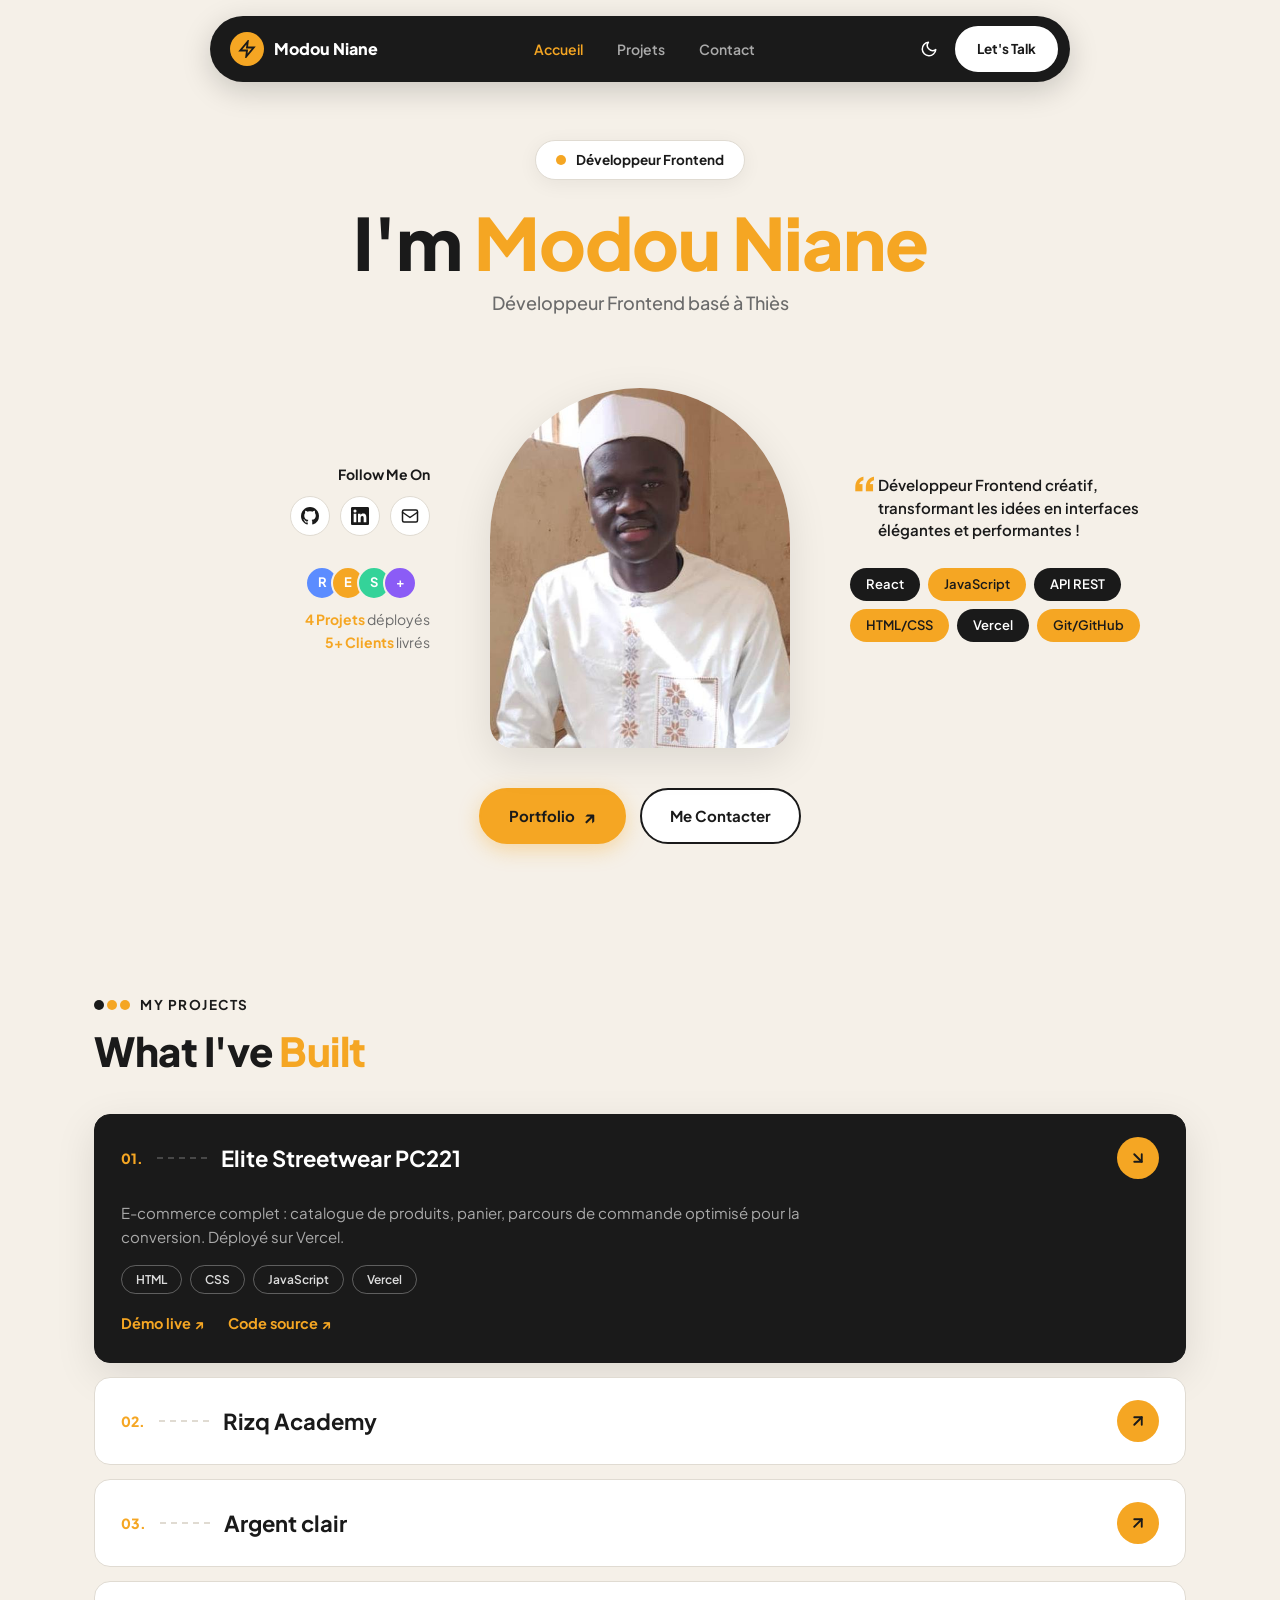
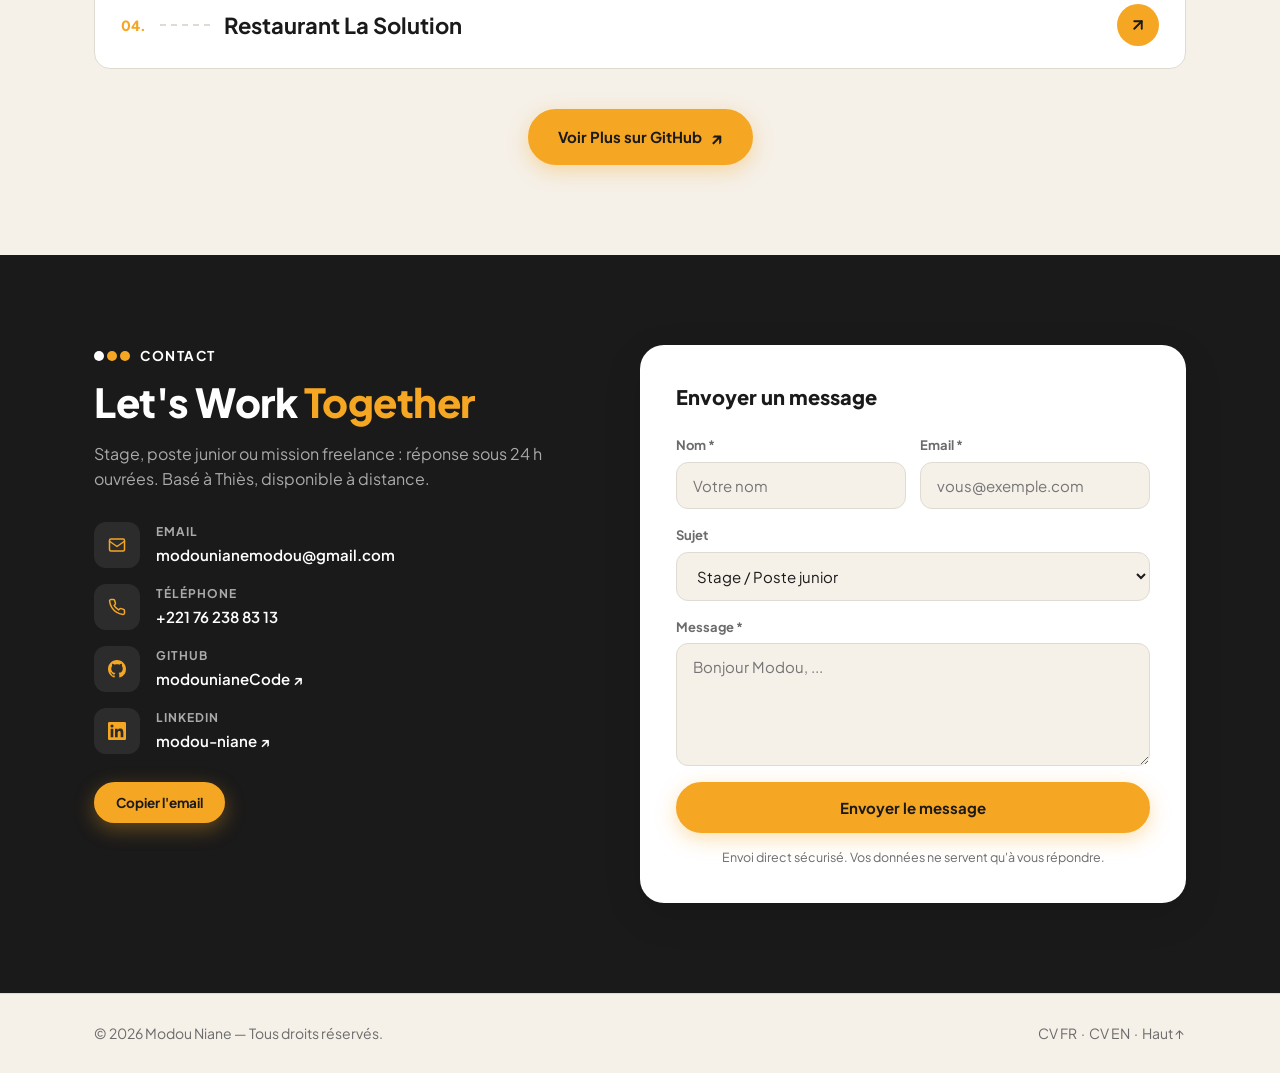
<file: index.html>
<!DOCTYPE html>
<html lang="fr">
<head>
    <meta charset="UTF-8">
    <meta name="viewport" content="width=device-width, initial-scale=1.0">
    <title>Modou Niane — Développeur Frontend | Portfolio</title>
    <meta name="description" content="Portfolio de Modou Niane, Développeur Frontend à Thiès (Remote). React, JavaScript, HTML/CSS responsive, API REST. 4 projets déployés. Téléchargez mon CV.">
    <link rel="icon" href="images/me.jpg">
    <meta property="og:title" content="Modou Niane — Développeur Frontend">
    <meta property="og:description" content="React • JavaScript • API REST • 4 projets déployés. Basé à Thiès, disponible remote.">
    <meta property="og:image" content="images/me.jpg">
    <link rel="preconnect" href="https://fonts.googleapis.com">
    <link rel="preconnect" href="https://fonts.gstatic.com" crossorigin>
    <link href="https://fonts.googleapis.com/css2?family=Plus+Jakarta+Sans:wght@400;500;600;700;800&display=swap" rel="stylesheet">
    <link rel="stylesheet" href="style.css">
</head>
<body>
    <!-- NAVBAR FLOTTANTE -->
    <div class="nav-wrap">
        <nav class="nav-pill" id="top">
            <a href="#accueil" class="nav-logo" aria-label="Retour en haut">
                <span class="logo-circle">
                    <svg width="18" height="18" viewBox="0 0 24 24" fill="none" stroke="currentColor" stroke-width="2.5" stroke-linecap="round"><path d="M13 2L3 14h9l-1 8 10-12h-9l1-8z"/></svg>
                </span>
                <span class="logo-text">Modou Niane<span class="logo-dot"></span></span>
            </a>
            <div class="nav-links" id="navLinks">
                <a href="#accueil" class="active">Accueil</a>
                <a href="#projets">Projets</a>
                <a href="#contact">Contact</a>
            </div>
            <div class="nav-actions">
                <button class="theme-toggle" id="themeToggle" aria-label="Basculer le thème clair ou sombre">
                    <svg class="icon-moon" width="18" height="18" viewBox="0 0 24 24" fill="none" stroke="currentColor" stroke-width="2" stroke-linecap="round" stroke-linejoin="round"><path d="M21 12.79A9 9 0 1111.21 3 7 7 0 0021 12.79z"/></svg>
                    <svg class="icon-sun" width="18" height="18" viewBox="0 0 24 24" fill="none" stroke="currentColor" stroke-width="2" stroke-linecap="round" stroke-linejoin="round"><circle cx="12" cy="12" r="5"/><line x1="12" y1="1" x2="12" y2="3"/><line x1="12" y1="21" x2="12" y2="23"/><line x1="4.22" y1="4.22" x2="5.64" y2="5.64"/><line x1="18.36" y1="18.36" x2="19.78" y2="19.78"/><line x1="1" y1="12" x2="3" y2="12"/><line x1="21" y1="12" x2="23" y2="12"/><line x1="4.22" y1="19.78" x2="5.64" y2="18.36"/><line x1="18.36" y1="5.64" x2="19.78" y2="4.22"/></svg>
                </button>
                <a href="#contact" class="btn btn-light btn-sm nav-cta">Let's Talk</a>
                <button class="burger" id="burger" aria-label="Ouvrir le menu" aria-expanded="false">
                    <span></span><span></span><span></span>
                </button>
            </div>
        </nav>
    </div>

    <main>
        <!-- HERO -->
        <section id="accueil" class="hero">
            <div class="container">
                <div class="hero-header">
                    <div class="hero-badge">
                        <span class="badge-dot"></span>
                        Développeur Frontend
                    </div>
                    <h1 class="hero-title">I'm <span class="accent-text">Modou Niane</span></h1>
                    <p class="hero-sub">Développeur Frontend basé à Thiès</p>
                </div>

                <div class="hero-layout">
                    <!-- Colonne gauche -->
                    <div class="hero-left">
                        <div class="hero-social">
                            <p class="social-label">Follow Me On</p>
                            <div class="social-icons">
                                <a href="https://github.com/modounianeCode" target="_blank" rel="noopener" aria-label="GitHub">
                                    <svg width="18" height="18" viewBox="0 0 24 24" fill="currentColor"><path d="M12 0C5.37 0 0 5.37 0 12c0 5.31 3.435 9.795 8.205 11.385.6.105.825-.255.825-.57 0-.285-.015-1.23-.015-2.235-3.015.555-3.795-.735-4.035-1.41-.135-.345-.72-1.41-1.23-1.695-.42-.225-1.02-.78-.015-.795.945-.015 1.62.87 1.845 1.23 1.08 1.815 2.805 1.305 3.495.99.105-.78.42-1.305.765-1.605-2.67-.3-5.46-1.335-5.46-5.925 0-1.305.465-2.385 1.23-3.225-.12-.3-.54-1.53.12-3.18 0 0 1.005-.315 3.3 1.23.96-.27 1.98-.405 3-.405s2.04.135 3 .405c2.295-1.56 3.3-1.23 3.3-1.23.66 1.65.24 2.88.12 3.18.765.84 1.23 1.905 1.23 3.225 0 4.605-2.805 5.625-5.475 5.925.435.375.81 1.095.81 2.22 0 1.605-.015 2.895-.015 3.3 0 .315.225.69.825.57A12.02 12.02 0 0024 12c0-6.63-5.37-12-12-12z"/></svg>
                                </a>
                                <a href="https://www.linkedin.com/in/modou-niane" target="_blank" rel="noopener" aria-label="LinkedIn">
                                    <svg width="18" height="18" viewBox="0 0 24 24" fill="currentColor"><path d="M20.447 20.452h-3.554v-5.569c0-1.328-.027-3.037-1.852-3.037-1.853 0-2.136 1.445-2.136 2.939v5.667H9.351V9h3.414v1.561h.046c.477-.9 1.637-1.85 3.37-1.85 3.601 0 4.267 2.37 4.267 5.455v6.286zM5.337 7.433a2.062 2.062 0 01-2.063-2.065 2.064 2.064 0 112.063 2.065zm1.782 13.019H3.555V9h3.564v11.452zM22.225 0H1.771C.792 0 0 .774 0 1.729v20.542C0 23.227.792 24 1.771 24h20.451C23.2 24 24 23.227 24 22.271V1.729C24 .774 23.2 0 22.222 0h.003z"/></svg>
                                </a>
                                <a href="mailto:modounianemodou@gmail.com" aria-label="Email">
                                    <svg width="18" height="18" viewBox="0 0 24 24" fill="none" stroke="currentColor" stroke-width="2" stroke-linecap="round" stroke-linejoin="round"><rect x="2" y="4" width="20" height="16" rx="2"/><path d="M22 7l-10 7L2 7"/></svg>
                                </a>
                            </div>
                        </div>
                        <div class="hero-stats">
                            <div class="stats-avatars" aria-hidden="true">
                                <span class="avatar" style="background:#5b8cff;">R</span>
                                <span class="avatar" style="background:#f5a623;">E</span>
                                <span class="avatar" style="background:#34d399;">S</span>
                                <span class="avatar" style="background:#8b5cf6;">+</span>
                            </div>
                            <p class="stats-text"><strong class="accent-text"><span class="counter" data-target="4">0</span> Projets</strong> déployés</p>
                            <p class="stats-text"><strong class="accent-text"><span class="counter" data-target="5">0</span>+ Clients</strong> livrés</p>
                        </div>
                    </div>

                    <!-- Photo centrale -->
                    <div class="hero-photo">
                        <!-- <div class="rotating-badge" aria-hidden="true">
                            <svg viewBox="0 0 100 100">
                                <defs>
                                    <path id="textCircle" d="M 50,50 m -38,0 a 38,38 0 1,1 76,0 a 38,38 0 1,1 -76,0"/>
                                </defs>
                                <text>
                                    <textPath href="#textCircle">DISPONIBLE &bull; FREELANCE &bull; DISPONIBLE &bull; FREELANCE &bull; </textPath>
                                </text>
                            </svg>
                            <span class="badge-center">
                                <svg width="16" height="16" viewBox="0 0 24 24" fill="currentColor"><path d="M13 2L3 14h9l-1 8 10-12h-9l1-8z"/></svg>
                            </span>
                        </div> -->
                        <div class="photo-frame">
                            <img src="images/me-640.jpg" srcset="images/me-320.jpg 320w, images/me-640.jpg 640w, images/me.jpg 800w" sizes="(max-width: 480px) 240px, (max-width: 960px) 300px, 340px" width="800" height="800" alt="Portrait de Modou Niane, Développeur Frontend" loading="eager" fetchpriority="high" decoding="async">
                        </div>
                    </div>

                    <!-- Colonne droite -->
                    <div class="hero-right">
                        <div class="hero-quote">
                            <span class="quote-mark" aria-hidden="true">&ldquo;</span>
                            <p>Développeur Frontend créatif, transformant les idées en interfaces élégantes et performantes&nbsp;!</p>
                        </div>
                        <div class="hero-tags">
                            <span class="tag tag-dark">React</span>
                            <span class="tag tag-accent">JavaScript</span>
                            <span class="tag tag-dark">API REST</span>
                            <span class="tag tag-accent">HTML/CSS</span>
                            <span class="tag tag-dark">Vercel</span>
                            <span class="tag tag-accent">Git/GitHub</span>
                        </div>
                    </div>
                </div>

                <div class="hero-ctas">
                    <a href="#projets" class="btn btn-accent">Portfolio <span class="btn-icon" aria-hidden="true">↗</span></a>
                    <a href="#contact" class="btn btn-outline-dark">Me Contacter</a>
                </div>
            </div>
        </section>

        <!-- MARQUEE -->
        <!-- <section class="marquee-section" aria-hidden="true">
            <div class="marquee-track">
                <div class="marquee-content">
                    <span>React</span><span class="marquee-star">&#10022;</span>
                    <span>JavaScript</span><span class="marquee-star">&#10022;</span>
                    <span>API REST</span><span class="marquee-star">&#10022;</span>
                    <span>HTML/CSS</span><span class="marquee-star">&#10022;</span>
                    <span>Responsive Design</span><span class="marquee-star">&#10022;</span>
                    <span>Vercel</span><span class="marquee-star">&#10022;</span>
                    <span>Git</span><span class="marquee-star">&#10022;</span>
                    <span>Frontend</span><span class="marquee-star">&#10022;</span>
                </div>
                <div class="marquee-content">
                    <span>React</span><span class="marquee-star">&#10022;</span>
                    <span>JavaScript</span><span class="marquee-star">&#10022;</span>
                    <span>API REST</span><span class="marquee-star">&#10022;</span>
                    <span>HTML/CSS</span><span class="marquee-star">&#10022;</span>
                    <span>Responsive Design</span><span class="marquee-star">&#10022;</span>
                    <span>Vercel</span><span class="marquee-star">&#10022;</span>
                    <span>Git</span><span class="marquee-star">&#10022;</span>
                    <span>Frontend</span><span class="marquee-star">&#10022;</span>
                </div>
            </div>
        </section> -->

        <!-- PROJETS -->
        <section id="projets" class="section">
            <div class="container">
                <div class="section-header">
                    <p class="kicker"><span class="kicker-dots" aria-hidden="true"><i></i><i></i><i></i></span> My Projects</p>
                    <h2>What I've <span class="accent-text">Built</span></h2>
                </div>

                <div class="projects-list">
                    <!-- Projet 01 -->
                    <div class="project-item active">
                        <button class="project-header" aria-expanded="true">
                            <span class="project-num">01.</span>
                            <span class="project-dash" aria-hidden="true"></span>
                            <span class="project-name">Elite Streetwear PC221</span>
                            <span class="project-arrow" aria-hidden="true">
                                <svg width="18" height="18" viewBox="0 0 24 24" fill="none" stroke="currentColor" stroke-width="2.5" stroke-linecap="round" stroke-linejoin="round"><line x1="7" y1="17" x2="17" y2="7"/><polyline points="7 7 17 7 17 17"/></svg>
                            </span>
                        </button>
                        <div class="project-content">
                            <div class="project-content-inner">
                                <p>E-commerce complet : catalogue de produits, panier, parcours de commande optimisé pour la conversion. Déployé sur Vercel.</p>
                                <div class="tags">
                                    <span class="tag tag-outline">HTML</span>
                                    <span class="tag tag-outline">CSS</span>
                                    <span class="tag tag-outline">JavaScript</span>
                                    <span class="tag tag-outline">Vercel</span>
                                </div>
                                <div class="project-links">
                                    <a href="https://elitestreetwearpc221.vercel.app/" target="_blank" rel="noopener">Démo live ↗</a>
                                    <a href="https://github.com/modounianeCode/elitestreetwear-pc221" target="_blank" rel="noopener">Code source ↗</a>
                                </div>
                            </div>
                        </div>
                    </div>

                    <!-- Projet 02 -->
                    <div class="project-item">
                        <button class="project-header" aria-expanded="false">
                            <span class="project-num">02.</span>
                            <span class="project-dash" aria-hidden="true"></span>
                            <span class="project-name">Rizq Academy</span>
                            <span class="project-arrow" aria-hidden="true">
                                <svg width="18" height="18" viewBox="0 0 24 24" fill="none" stroke="currentColor" stroke-width="2.5" stroke-linecap="round" stroke-linejoin="round"><line x1="7" y1="17" x2="17" y2="7"/><polyline points="7 7 17 7 17 17"/></svg>
                            </span>
                        </button>
                        <div class="project-content">
                            <div class="project-content-inner">
                                <p>Plateforme e-learning complète : cours en ligne, authentification, tableau de bord. <del>Testée par 50 utilisateurs avec succès</del>.</p>
                                <div class="tags">
                                    <span class="tag tag-outline">React</span>
                                    <span class="tag tag-outline">API REST</span>
                                </div>
                                <div class="project-links">
                                    <a href="https://rizq-academy.vercel.app/" target="_blank" rel="noopener">Démo live ↗</a>
                                    <a href="https://github.com/modounianeCode/rizq-academy" target="_blank" rel="noopener">Code source ↗</a>
                                </div>
                            </div>
                        </div>
                    </div>

                    <!-- Projet 03 -->
                    <div class="project-item">
                        <button class="project-header" aria-expanded="false">
                            <span class="project-num">03.</span>
                            <span class="project-dash" aria-hidden="true"></span>
                            <span class="project-name">Argent clair</span>
                            <span class="project-arrow" aria-hidden="true">
                                <svg width="18" height="18" viewBox="0 0 24 24" fill="none" stroke="currentColor" stroke-width="2.5" stroke-linecap="round" stroke-linejoin="round"><line x1="7" y1="17" x2="17" y2="7"/><polyline points="7 7 17 7 17 17"/></svg>
                            </span>
                        </button>
                        <div class="project-content">
                            <div class="project-content-inner">
                                <p>Logiciel de gestion financière : suivi des dépenses, génération de rapports, synchronisation en temps réel.</p>
                                <div class="tags">
                                    <span class="tag tag-outline">React</span>
                                    <span class="tag tag-outline">Node.js</span>
                                </div>
                                <div class="project-links">
                                    <a href="https://saas-phi-hazel-60.vercel.app/dashboard" target="_blank" rel="noopener">Démo live ↗</a>
                                    <a href="https://github.com/modounianeCode/saas" target="_blank" rel="noopener">Code source ↗</a>
                                </div>
                            </div>
                        </div>
                    </div>

                    <!-- Projet 04 -->
                    <div class="project-item">
                        <button class="project-header" aria-expanded="false">
                            <span class="project-num">04.</span>
                            <span class="project-dash" aria-hidden="true"></span>
                            <span class="project-name">Restaurant La Solution</span>
                            <span class="project-arrow" aria-hidden="true">
                                <svg width="18" height="18" viewBox="0 0 24 24" fill="none" stroke="currentColor" stroke-width="2.5" stroke-linecap="round" stroke-linejoin="round"><line x1="7" y1="17" x2="17" y2="7"/><polyline points="7 7 17 7 17 17"/></svg>
                            </span>
                        </button>
                        <div class="project-content">
                            <div class="project-content-inner">
                                <p>Site vitrine pour restaurant : menu en ligne, système de réservation, design 100% responsive et élégant.</p>
                                <div class="tags">
                                    <span class="tag tag-outline">HTML</span>
                                    <span class="tag tag-outline">CSS</span>
                                    <span class="tag tag-outline">JavaScript</span>
                                    <span class="tag tag-outline">Vercel</span>
                                </div>
                                <div class="project-links">
                                    <a href="https://restaurantlasolution.vercel.app/" target="_blank" rel="noopener">Démo live ↗</a>
                                    <a href="https://github.com/modounianeCode/restaurant_la_solution" target="_blank" rel="noopener">Code source ↗</a>
                                </div>
                            </div>
                        </div>
                    </div>
                </div>

                <div class="section-cta">
                    <a href="https://github.com/modounianeCode" target="_blank" rel="noopener" class="btn btn-accent">Voir Plus sur GitHub <span class="btn-icon" aria-hidden="true">↗</span></a>
                </div>
            </div>
        </section>

        <!-- CONTACT -->
        <section id="contact" class="section section-dark">
            <div class="container">
                <div class="contact-grid">
                    <div class="contact-info">
                        <p class="kicker kicker-on-dark"><span class="kicker-dots" aria-hidden="true"><i></i><i></i><i></i></span> Contact</p>
                        <h2>Let's Work <span class="accent-text">Together</span></h2>
                        <p class="contact-sub">Stage, poste junior ou mission freelance : réponse sous 24&nbsp;h ouvrées. Basé à Thiès, disponible à distance.</p>
                        <ul class="contact-list">
                            <li>
                                <span class="contact-icon">
                                    <svg width="18" height="18" viewBox="0 0 24 24" fill="none" stroke="currentColor" stroke-width="2" stroke-linecap="round" stroke-linejoin="round"><rect x="2" y="4" width="20" height="16" rx="2"/><path d="M22 7l-10 7L2 7"/></svg>
                                </span>
                                <div>
                                    <strong>Email</strong>
                                    <a href="mailto:modounianemodou@gmail.com">modounianemodou@gmail.com</a>
                                </div>
                            </li>
                            <li>
                                <span class="contact-icon">
                                    <svg width="18" height="18" viewBox="0 0 24 24" fill="none" stroke="currentColor" stroke-width="2" stroke-linecap="round" stroke-linejoin="round"><path d="M22 16.92v3a2 2 0 01-2.18 2 19.79 19.79 0 01-8.63-3.07 19.5 19.5 0 01-6-6 19.79 19.79 0 01-3.07-8.67A2 2 0 014.11 2h3a2 2 0 012 1.72 12.84 12.84 0 00.7 2.81 2 2 0 01-.45 2.11L8.09 9.91a16 16 0 006 6l1.27-1.27a2 2 0 012.11-.45 12.84 12.84 0 002.81.7A2 2 0 0122 16.92z"/></svg>
                                </span>
                                <div>
                                    <strong>Téléphone</strong>
                                    <a href="tel:+221762388313">+221 76 238 83 13</a>
                                </div>
                            </li>
                            <li>
                                <span class="contact-icon">
                                    <svg width="18" height="18" viewBox="0 0 24 24" fill="currentColor"><path d="M12 0C5.37 0 0 5.37 0 12c0 5.31 3.435 9.795 8.205 11.385.6.105.825-.255.825-.57 0-.285-.015-1.23-.015-2.235-3.015.555-3.795-.735-4.035-1.41-.135-.345-.72-1.41-1.23-1.695-.42-.225-1.02-.78-.015-.795.945-.015 1.62.87 1.845 1.23 1.08 1.815 2.805 1.305 3.495.99.105-.78.42-1.305.765-1.605-2.67-.3-5.46-1.335-5.46-5.925 0-1.305.465-2.385 1.23-3.225-.12-.3-.54-1.53.12-3.18 0 0 1.005-.315 3.3 1.23.96-.27 1.98-.405 3-.405s2.04.135 3 .405c2.295-1.56 3.3-1.23 3.3-1.23.66 1.65.24 2.88.12 3.18.765.84 1.23 1.905 1.23 3.225 0 4.605-2.805 5.625-5.475 5.925.435.375.81 1.095.81 2.22 0 1.605-.015 2.895-.015 3.3 0 .315.225.69.825.57A12.02 12.02 0 0024 12c0-6.63-5.37-12-12-12z"/></svg>
                                </span>
                                <div>
                                    <strong>GitHub</strong>
                                    <a href="https://github.com/modounianeCode" target="_blank" rel="noopener">modounianeCode ↗</a>
                                </div>
                            </li>
                            <li>
                                <span class="contact-icon">
                                    <svg width="18" height="18" viewBox="0 0 24 24" fill="currentColor"><path d="M20.447 20.452h-3.554v-5.569c0-1.328-.027-3.037-1.852-3.037-1.853 0-2.136 1.445-2.136 2.939v5.667H9.351V9h3.414v1.561h.046c.477-.9 1.637-1.85 3.37-1.85 3.601 0 4.267 2.37 4.267 5.455v6.286zM5.337 7.433a2.062 2.062 0 01-2.063-2.065 2.064 2.064 0 112.063 2.065zm1.782 13.019H3.555V9h3.564v11.452zM22.225 0H1.771C.792 0 0 .774 0 1.729v20.542C0 23.227.792 24 1.771 24h20.451C23.2 24 24 23.227 24 22.271V1.729C24 .774 23.2 0 22.222 0h.003z"/></svg>
                                </span>
                                <div>
                                    <strong>LinkedIn</strong>
                                    <a href="https://www.linkedin.com/in/modou-niane" target="_blank" rel="noopener">modou-niane ↗</a>
                                </div>
                            </li>
                        </ul>
                        <button class="btn btn-accent btn-sm" id="copyEmail" type="button">Copier l'email</button>
                    </div>

                    <form id="contactForm" class="contact-form" novalidate>
                        <h3>Envoyer un message</h3>
                        <div class="form-row">
                            <div class="field">
                                <label for="fName">Nom *</label>
                                <input id="fName" name="name" type="text" placeholder="Votre nom" autocomplete="name" required>
                            </div>
                            <div class="field">
                                <label for="fEmail">Email *</label>
                                <input id="fEmail" name="email" type="email" placeholder="vous@exemple.com" autocomplete="email" required>
                            </div>
                        </div>
                        <div class="field">
                            <label for="fSubject">Sujet</label>
                            <select id="fSubject" name="subject">
                                <option>Stage / Poste junior</option>
                                <option>Projet freelance</option>
                                <option>Collaboration</option>
                                <option>Autre</option>
                            </select>
                        </div>
                        <div class="field">
                            <label for="fMessage">Message *</label>
                            <textarea id="fMessage" name="message" rows="5" placeholder="Bonjour Modou, ..." required></textarea>
                        </div>
                        <input type="text" name="company" id="fCompany" class="honeypot" tabindex="-1" autocomplete="off" aria-hidden="true">
                        <button type="submit" class="btn btn-accent btn-block">Envoyer le message</button>
                        <p class="hint" id="formStatus" role="status" aria-live="polite">Envoi direct sécurisé. Vos données ne servent qu'à vous répondre.</p>
                    </form>
                </div>
            </div>
        </section>
    </main>

    <footer class="footer">
        <div class="container footer-inner">
            <p>&copy; <span id="year">2026</span> Modou Niane — Tous droits réservés.</p>
            <p class="footer-links">
                <a href="cv-fr.html">CV FR</a> &middot;
                <a href="cv-en.html">CV EN</a> &middot;
                <a href="#accueil">Haut &uarr;</a>
            </p>
        </div>
    </footer>

    <script src="script.js"></script>
</body>
</html>
</file>
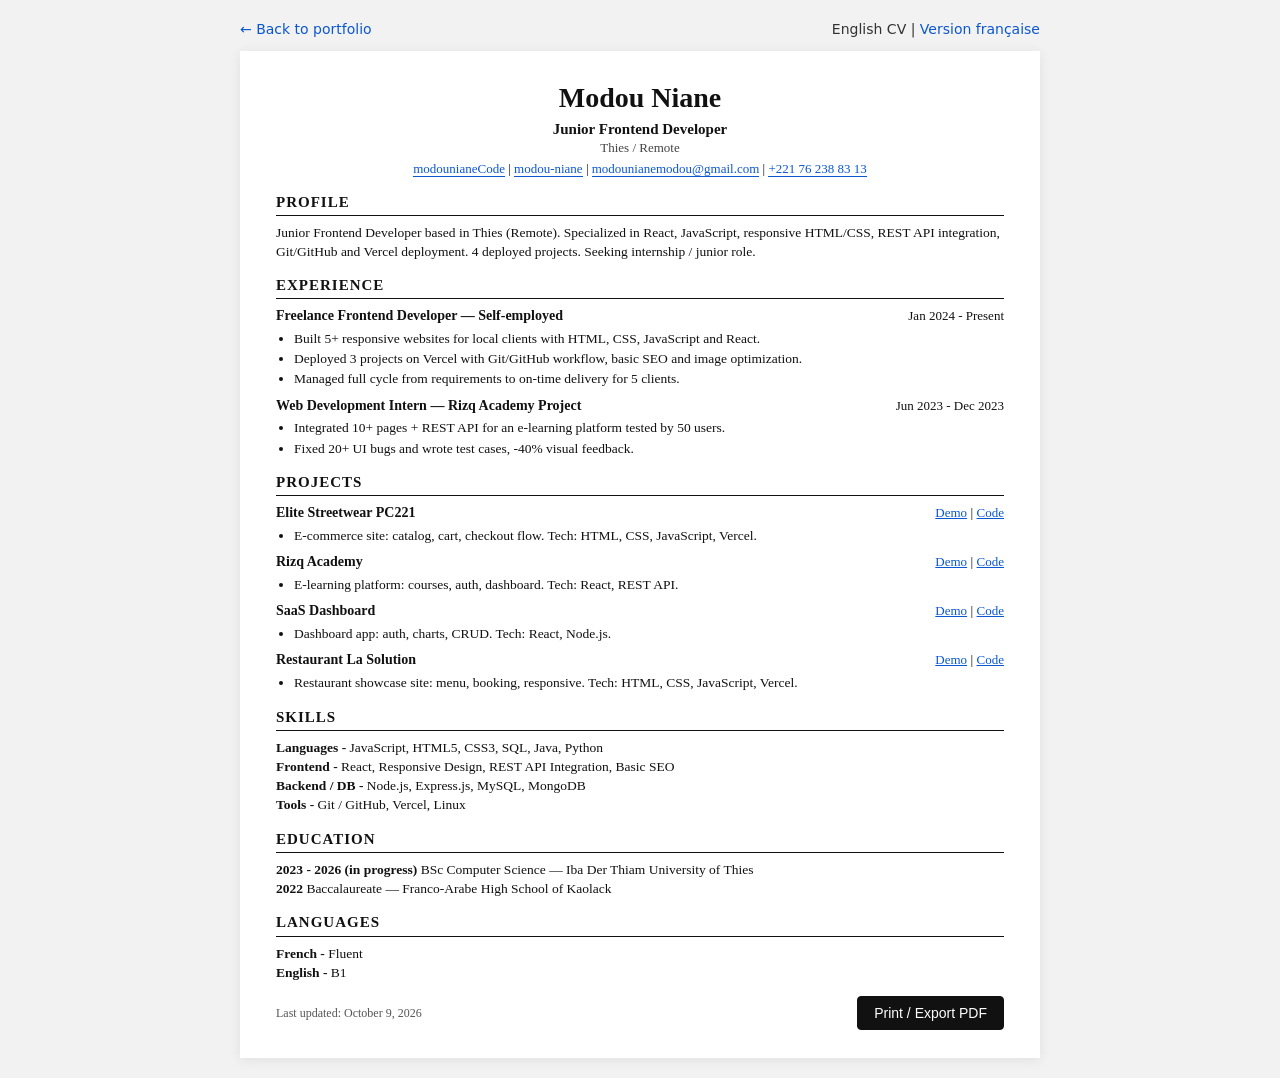
<file: cv-en.html>
<!DOCTYPE html>
<html lang="en">
<head>
    <meta charset="UTF-8">
    <meta name="viewport" content="width=device-width, initial-scale=1.0">
    <title>Modou Niane - Resume</title>
    <link rel="stylesheet" href="cv-style.css">
</head>
<body>
    <div class="cv-topbar">
        <a href="index.html">← Back to portfolio</a>
        <span>English CV | <a href="cv-fr.html">Version française</a></span>
    </div>
    <div class="page">
        <header class="header">
            <h1>Modou Niane</h1>
            <p class="title">Junior Frontend Developer</p>
            <p class="location">Thies / Remote</p>
            <p class="contact">
                <a href="https://github.com/modounianeCode" target="_blank">modounianeCode</a> |
                <a href="https://www.linkedin.com/in/modou-niane" target="_blank">modou-niane</a> |
                <a href="mailto:modounianemodou@gmail.com">modounianemodou@gmail.com</a> |
                <a href="tel:+221762388313">+221 76 238 83 13</a>
            </p>
        </header>

        <main>
            <section class="summary">
                <h2>Profile</h2>
                <p>Junior Frontend Developer based in Thies (Remote). Specialized in React, JavaScript, responsive HTML/CSS, REST API integration, Git/GitHub and Vercel deployment. 4 deployed projects. Seeking internship / junior role.</p>
            </section>

            <section>
                <h2>Experience</h2>
                <div class="job">
                    <div class="job-head">
                        <h3>Freelance Frontend Developer — Self-employed</h3>
                        <span>Jan 2024 - Present</span>
                    </div>
                    <ul>
                        <li>Built 5+ responsive websites for local clients with HTML, CSS, JavaScript and React.</li>
                        <li>Deployed 3 projects on Vercel with Git/GitHub workflow, basic SEO and image optimization.</li>
                        <li>Managed full cycle from requirements to on-time delivery for 5 clients.</li>
                    </ul>
                </div>
                <div class="job">
                    <div class="job-head">
                        <h3>Web Development Intern — Rizq Academy Project</h3>
                        <span>Jun 2023 - Dec 2023</span>
                    </div>
                    <ul>
                        <li>Integrated 10+ pages + REST API for an e-learning platform tested by 50 users.</li>
                        <li>Fixed 20+ UI bugs and wrote test cases, -40% visual feedback.</li>
                    </ul>
                </div>
            </section>

            <section>
                <h2>Projects</h2>
                <div class="project">
                    <div class="project-head">
                        <h3>Elite Streetwear PC221</h3>
                        <span><a href="https://elitestreetwearpc221.vercel.app/" target="_blank">Demo</a> | <a href="https://github.com/modounianeCode/elitestreetwear-pc221" target="_blank">Code</a></span>
                    </div>
                    <ul>
                        <li>E-commerce site: catalog, cart, checkout flow. Tech: HTML, CSS, JavaScript, Vercel.</li>
                    </ul>
                </div>
                <div class="project">
                    <div class="project-head">
                        <h3>Rizq Academy</h3>
                        <span><a href="https://rizq-academy.vercel.app/" target="_blank">Demo</a> | <a href="https://github.com/modounianeCode/rizq-academy" target="_blank">Code</a></span>
                    </div>
                    <ul>
                        <li>E-learning platform: courses, auth, dashboard. Tech: React, REST API.</li>
                    </ul>
                </div>
                <div class="project">
                    <div class="project-head">
                        <h3>SaaS Dashboard</h3>
                        <span><a href="https://saas-phi-hazel-60.vercel.app/dashboard" target="_blank">Demo</a> | <a href="https://github.com/modounianeCode/saas" target="_blank">Code</a></span>
                    </div>
                    <ul>
                        <li>Dashboard app: auth, charts, CRUD. Tech: React, Node.js.</li>
                    </ul>
                </div>
                <div class="project">
                    <div class="project-head">
                        <h3>Restaurant La Solution</h3>
                        <span><a href="https://restaurantlasolution.vercel.app/" target="_blank">Demo</a> | <a href="https://github.com/modounianeCode/restaurant_la_solution" target="_blank">Code</a></span>
                    </div>
                    <ul>
                        <li>Restaurant showcase site: menu, booking, responsive. Tech: HTML, CSS, JavaScript, Vercel.</li>
                    </ul>
                </div>
            </section>

            <section>
                <h2>Skills</h2>
                <ul class="skills">
                    <li><strong>Languages -</strong> JavaScript, HTML5, CSS3, SQL, Java, Python</li>
                    <li><strong>Frontend -</strong> React, Responsive Design, REST API Integration, Basic SEO</li>
                    <li><strong>Backend / DB -</strong> Node.js, Express.js, MySQL, MongoDB</li>
                    <li><strong>Tools -</strong> Git / GitHub, Vercel, Linux</li>
                </ul>
            </section>

            <section>
                <h2>Education</h2>
                <ul class="edu">
                    <li><strong>2023 - 2026 (in progress)</strong> BSc Computer Science — Iba Der Thiam University of Thies</li>
                    <li><strong>2022</strong> Baccalaureate — Franco-Arabe High School of Kaolack</li>
                </ul>
            </section>

            <section>
                <h2>Languages</h2>
                <ul class="edu">
                    <li><strong>French -</strong> Fluent</li>
                    <li><strong>English -</strong> B1</li>
                </ul>
            </section>

            <footer>
                <p>Last updated: October 9, 2026</p>
                <button class="print-btn" onclick="window.print()">Print / Export PDF</button>
            </footer>
        </main>
    </div>
</body>
</html>
</file>
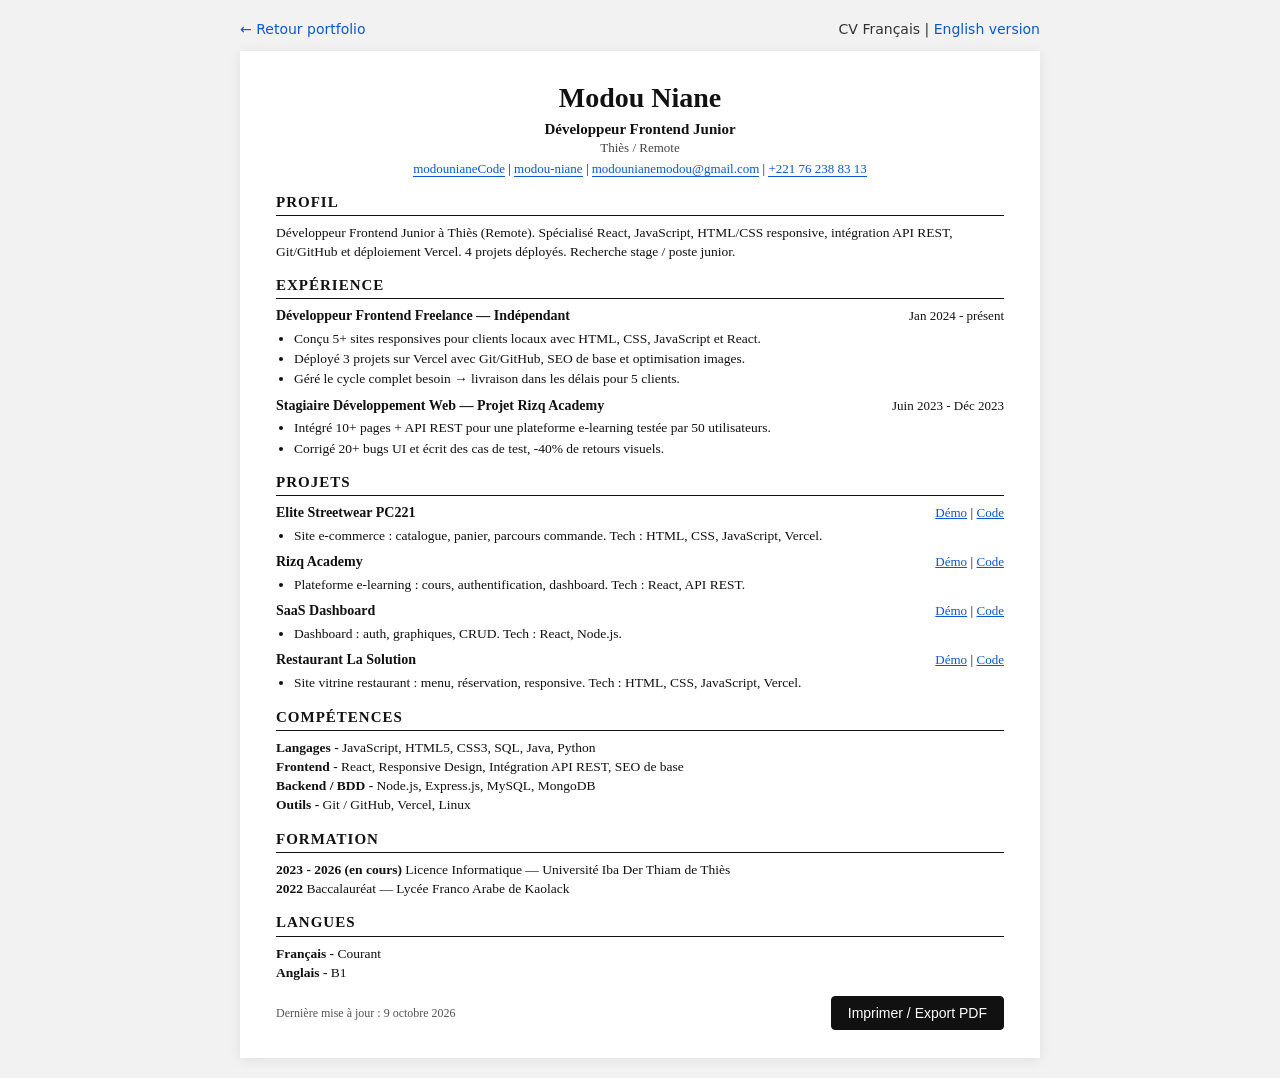
<file: cv-fr.html>
<!DOCTYPE html>
<html lang="fr">
<head>
    <meta charset="UTF-8">
    <meta name="viewport" content="width=device-width, initial-scale=1.0">
    <title>Modou Niane - CV</title>
    <link rel="stylesheet" href="cv-style.css">
</head>
<body>
    <div class="cv-topbar">
        <a href="index.html">← Retour portfolio</a>
        <span>CV Français | <a href="cv-en.html">English version</a></span>
    </div>
    <div class="page">
        <header class="header">
            <h1>Modou Niane</h1>
            <p class="title">Développeur Frontend Junior</p>
            <p class="location">Thiès / Remote</p>
            <p class="contact">
                <a href="https://github.com/modounianeCode" target="_blank">modounianeCode</a> |
                <a href="https://www.linkedin.com/in/modou-niane" target="_blank">modou-niane</a> |
                <a href="mailto:modounianemodou@gmail.com">modounianemodou@gmail.com</a> |
                <a href="tel:+221762388313">+221 76 238 83 13</a>
            </p>
        </header>

        <main>
            <section class="summary">
                <h2>Profil</h2>
                <p>Développeur Frontend Junior à Thiès (Remote). Spécialisé React, JavaScript, HTML/CSS responsive, intégration API REST, Git/GitHub et déploiement Vercel. 4 projets déployés. Recherche stage / poste junior.</p>
            </section>

            <section>
                <h2>Expérience</h2>
                <div class="job">
                    <div class="job-head">
                        <h3>Développeur Frontend Freelance — Indépendant</h3>
                        <span>Jan 2024 - présent</span>
                    </div>
                    <ul>
                        <li>Conçu 5+ sites responsives pour clients locaux avec HTML, CSS, JavaScript et React.</li>
                        <li>Déployé 3 projets sur Vercel avec Git/GitHub, SEO de base et optimisation images.</li>
                        <li>Géré le cycle complet besoin → livraison dans les délais pour 5 clients.</li>
                    </ul>
                </div>
                <div class="job">
                    <div class="job-head">
                        <h3>Stagiaire Développement Web — Projet Rizq Academy</h3>
                        <span>Juin 2023 - Déc 2023</span>
                    </div>
                    <ul>
                        <li>Intégré 10+ pages + API REST pour une plateforme e-learning testée par 50 utilisateurs.</li>
                        <li>Corrigé 20+ bugs UI et écrit des cas de test, -40% de retours visuels.</li>
                    </ul>
                </div>
            </section>

            <section>
                <h2>Projets</h2>
                <div class="project">
                    <div class="project-head">
                        <h3>Elite Streetwear PC221</h3>
                        <span><a href="https://elitestreetwearpc221.vercel.app/" target="_blank">Démo</a> | <a href="https://github.com/modounianeCode/elitestreetwear-pc221" target="_blank">Code</a></span>
                    </div>
                    <ul>
                        <li>Site e-commerce : catalogue, panier, parcours commande. Tech : HTML, CSS, JavaScript, Vercel.</li>
                    </ul>
                </div>
                <div class="project">
                    <div class="project-head">
                        <h3>Rizq Academy</h3>
                        <span><a href="https://rizq-academy.vercel.app/" target="_blank">Démo</a> | <a href="https://github.com/modounianeCode/rizq-academy" target="_blank">Code</a></span>
                    </div>
                    <ul>
                        <li>Plateforme e-learning : cours, authentification, dashboard. Tech : React, API REST.</li>
                    </ul>
                </div>
                <div class="project">
                    <div class="project-head">
                        <h3>SaaS Dashboard</h3>
                        <span><a href="https://saas-phi-hazel-60.vercel.app/dashboard" target="_blank">Démo</a> | <a href="https://github.com/modounianeCode/saas" target="_blank">Code</a></span>
                    </div>
                    <ul>
                        <li>Dashboard : auth, graphiques, CRUD. Tech : React, Node.js.</li>
                    </ul>
                </div>
                <div class="project">
                    <div class="project-head">
                        <h3>Restaurant La Solution</h3>
                        <span><a href="https://restaurantlasolution.vercel.app/" target="_blank">Démo</a> | <a href="https://github.com/modounianeCode/restaurant_la_solution" target="_blank">Code</a></span>
                    </div>
                    <ul>
                        <li>Site vitrine restaurant : menu, réservation, responsive. Tech : HTML, CSS, JavaScript, Vercel.</li>
                    </ul>
                </div>
            </section>

            <section>
                <h2>Compétences</h2>
                <ul class="skills">
                    <li><strong>Langages -</strong> JavaScript, HTML5, CSS3, SQL, Java, Python</li>
                    <li><strong>Frontend -</strong> React, Responsive Design, Intégration API REST, SEO de base</li>
                    <li><strong>Backend / BDD -</strong> Node.js, Express.js, MySQL, MongoDB</li>
                    <li><strong>Outils -</strong> Git / GitHub, Vercel, Linux</li>
                </ul>
            </section>

            <section>
                <h2>Formation</h2>
                <ul class="edu">
                    <li><strong>2023 - 2026 (en cours)</strong> Licence Informatique — Université Iba Der Thiam de Thiès</li>
                    <li><strong>2022</strong> Baccalauréat — Lycée Franco Arabe de Kaolack</li>
                </ul>
            </section>

            <section>
                <h2>Langues</h2>
                <ul class="edu">
                    <li><strong>Français -</strong> Courant</li>
                    <li><strong>Anglais -</strong> B1</li>
                </ul>
            </section>

            <footer>
                <p>Dernière mise à jour : 9 octobre 2026</p>
                <button class="print-btn" onclick="window.print()">Imprimer / Export PDF</button>
            </footer>
        </main>
    </div>
</body>
</html>
</file>
<file: style.css>
/* ============ Portfolio Modou Niane — Design inspiré Jenny Scott ============ */

/* ---------- Variables & Thèmes ---------- */
:root {
  --bg: #F5F0E8;
  --bg-alt: #EDE8DE;
  --surface: #FFFFFF;
  --surface-hover: #FAFAF8;
  --text: #1A1A1A;
  --muted: #6B6B6B;
  --border: #E0DBD2;
  --accent: #F5A623;
  --accent-hover: #E09515;
  --accent-soft: rgba(245, 166, 35, 0.12);
  --pill: #1A1A1A;
  --pill-2: #2A2A2A;
  --pill-text: #FFFFFF;
  --pill-muted: #AAAAAA;
  --shadow: 0 4px 20px rgba(0, 0, 0, 0.06);
  --shadow-lg: 0 12px 40px rgba(0, 0, 0, 0.1);
  --radius: 16px;
  --radius-lg: 24px;
  --radius-pill: 999px;
  --max: 1140px;
  --font: "Plus Jakarta Sans", system-ui, -apple-system, "Segoe UI", Roboto, sans-serif;
}

body.dark {
  --bg: #121212;
  --bg-alt: #1A1A1A;
  --surface: #1E1E1E;
  --surface-hover: #252525;
  --text: #F0EBE3;
  --muted: #999;
  --border: #2A2A2A;
  --accent: #F5A623;
  --accent-hover: #FFB84D;
  --accent-soft: rgba(245, 166, 35, 0.15);
  --pill: #2A2A2A;
  --pill-2: #333333;
  --pill-text: #F0EBE3;
  --pill-muted: #999;
  --shadow: 0 4px 20px rgba(0, 0, 0, 0.3);
  --shadow-lg: 0 12px 40px rgba(0, 0, 0, 0.4);
}

/* ---------- Reset & Base ---------- */
*, *::before, *::after { margin: 0; padding: 0; box-sizing: border-box; }
html { scroll-behavior: smooth; scroll-padding-top: 100px; }
html, body { max-width: 100%; overflow-x: clip; }
body {
  font-family: var(--font);
  background: var(--bg);
  color: var(--text);
  line-height: 1.6;
  font-size: 16px;
  -webkit-font-smoothing: antialiased;
  transition: background 0.3s, color 0.3s;
}
img { max-width: 100%; display: block; }
a { color: inherit; }
button { font-family: inherit; }
.container { max-width: var(--max); margin: 0 auto; padding: 0 24px; }

/* ---------- Boutons ---------- */
.btn {
  display: inline-flex; align-items: center; justify-content: center; gap: 8px;
  padding: 14px 28px; border-radius: var(--radius-pill); font-weight: 700; font-size: 15px;
  text-decoration: none; border: 2px solid transparent; cursor: pointer;
  transition: transform 0.2s ease, box-shadow 0.2s ease, background 0.2s ease, border-color 0.2s;
  font-family: inherit;
}
.btn:hover { transform: translateY(-2px); }
.btn:disabled { opacity: 0.6; cursor: wait; transform: none; }
.btn-accent {
  background: var(--accent); color: #1A1A1A; border-color: var(--accent);
  box-shadow: 0 6px 20px rgba(245, 166, 35, 0.35);
}
.btn-accent:hover { background: var(--accent-hover); border-color: var(--accent-hover); box-shadow: 0 10px 28px rgba(245, 166, 35, 0.45); }
.btn-outline-dark {
  background: var(--surface); color: var(--text); border-color: var(--text);
}
.btn-outline-dark:hover { background: var(--text); color: var(--bg); }
.btn-light {
  background: var(--pill-text); color: var(--pill); border-color: var(--pill-text);
}
.btn-light:hover { opacity: 0.9; }
.btn-sm { padding: 10px 20px; font-size: 13.5px; }
.btn-block { width: 100%; }
.btn-icon { font-size: 18px; line-height: 1; }

/* ---------- Tags ---------- */
.tag {
  display: inline-block; padding: 6px 16px; border-radius: var(--radius-pill);
  font-size: 13px; font-weight: 600; white-space: nowrap;
}
.tag-dark { background: var(--pill); color: var(--pill-text); }
.tag-accent { background: var(--accent); color: #1A1A1A; }
.tag-outline {
  background: transparent; border: 1.5px solid rgba(255, 255, 255, 0.3); color: rgba(255, 255, 255, 0.85);
  font-size: 12px; padding: 4px 14px;
}
body.dark .tag-outline { border-color: rgba(255, 255, 255, 0.2); }

/* ---------- Navbar flottante ---------- */
.nav-wrap {
  position: fixed; top: 16px; left: 0; right: 0; z-index: 100;
  display: flex; justify-content: center; padding: 0 16px;
  pointer-events: none;
}
.nav-pill {
  pointer-events: all;
  display: flex; align-items: center; justify-content: space-between; gap: 20px;
  background: var(--pill); color: var(--pill-text);
  border-radius: var(--radius-pill);
  padding: 10px 12px 10px 20px;
  width: 100%; max-width: 860px;
  box-shadow: 0 8px 30px rgba(0, 0, 0, 0.18);
  transition: background 0.3s;
}
.nav-logo {
  display: flex; align-items: center; gap: 10px;
  text-decoration: none; color: var(--pill-text);
  font-weight: 800; font-size: 16px; white-space: nowrap;
}
.logo-circle {
  width: 34px; height: 34px; border-radius: 50%;
  background: var(--accent); color: #1A1A1A;
  display: grid; place-items: center; flex-shrink: 0;
}
.logo-dot { color: var(--accent); }
.nav-links {
  display: flex; align-items: center; gap: 6px;
}
.nav-links a {
  text-decoration: none; color: var(--pill-muted); font-size: 14px; font-weight: 600;
  padding: 6px 14px; border-radius: var(--radius-pill); transition: color 0.2s, background 0.2s;
}
.nav-links a:hover, .nav-links a.active { color: var(--accent); }
.nav-actions { display: flex; align-items: center; gap: 8px; }

/* Theme toggle */
.theme-toggle {
  width: 36px; height: 36px; border-radius: 50%;
  background: transparent; border: none; cursor: pointer;
  color: var(--pill-text); display: grid; place-items: center;
  transition: background 0.2s;
}
.theme-toggle:hover { background: rgba(255, 255, 255, 0.1); }
body.dark .theme-toggle:hover { background: rgba(255, 255, 255, 0.08); }
.icon-sun { display: none; }
body.dark .icon-sun { display: block; }
body.dark .icon-moon { display: none; }

/* Burger */
.burger {
  display: none; background: none; border: none; cursor: pointer;
  padding: 8px; border-radius: 8px;
}
.burger span { display: block; width: 20px; height: 2px; background: var(--pill-text); margin: 4px 0; border-radius: 2px; transition: transform 0.3s, opacity 0.3s; }

/* ---------- Hero ---------- */
.hero {
  padding: 140px 0 60px;
  position: relative; overflow: hidden;
}
.hero-header {
  text-align: center; margin-bottom: 50px;
}
.hero-badge {
  display: inline-flex; align-items: center; gap: 10px;
  background: var(--surface); border: 1.5px solid var(--border);
  padding: 8px 20px; border-radius: var(--radius-pill);
  font-size: 13.5px; font-weight: 700; color: var(--text);
  margin-bottom: 24px;
  box-shadow: var(--shadow);
}
.badge-dot {
  width: 10px; height: 10px; border-radius: 50%; background: var(--accent);
  flex-shrink: 0;
}
.hero-title {
  font-size: clamp(36px, 7vw, 72px);
  font-weight: 800; line-height: 1.05; letter-spacing: -1px;
  margin-bottom: 10px;
}
.accent-text { color: var(--accent); }
.hero-sub {
  font-size: clamp(15px, 2vw, 18px); color: var(--muted); font-weight: 500;
}

/* Hero 3 colonnes */
.hero-layout {
  display: grid;
  grid-template-columns: 1fr auto 1fr;
  gap: 20px 50px;
  align-items: center;
  max-width: 1000px;
  margin: 0 auto;
}

/* Colonne gauche */
.hero-left {
  display: flex; flex-direction: column; gap: 30px;
  align-items: flex-end; text-align: right;
}
.social-label {
  font-size: 14px; font-weight: 700; margin-bottom: 10px; color: var(--text);
}
.social-icons { display: flex; gap: 10px; }
.social-icons a {
  width: 40px; height: 40px; border-radius: 50%;
  background: var(--surface); border: 1.5px solid var(--border);
  display: grid; place-items: center;
  color: var(--text); text-decoration: none;
  transition: background 0.2s, border-color 0.2s, transform 0.2s;
}
.social-icons a:hover { background: var(--accent); border-color: var(--accent); color: #1A1A1A; transform: translateY(-2px); }
.hero-stats { display: flex; flex-direction: column; gap: 4px; }
.stats-avatars { display: flex; margin-bottom: 6px; }
.avatar {
  width: 34px; height: 34px; border-radius: 50%;
  display: grid; place-items: center;
  color: #fff; font-size: 13px; font-weight: 700;
  border: 2.5px solid var(--bg); margin-left: -8px;
}
.avatar:first-child { margin-left: 0; }
.stats-text { font-size: 14px; color: var(--muted); line-height: 1.4; }
.stats-text strong { display: inline; }

/* Photo centrale */
.hero-photo {
  position: relative;
  width: 320px; height: 380px;
  display: flex; align-items: flex-end; justify-content: center;
}
.photo-frame {
  width: 300px; height: 360px;
  border-radius: 150px 150px 24px 24px;
  overflow: hidden;
  box-shadow: var(--shadow-lg);
  background: var(--surface);
}
.photo-frame img {
  width: 100%; height: 100%; object-fit: cover; object-position: center top;
}

/* Badge rotatif */
.rotating-badge {
  position: absolute; top: -10px; right: -20px; z-index: 2;
  width: 100px; height: 100px;
}
.rotating-badge svg {
  width: 100%; height: 100%;
  animation: spin 20s linear infinite;
}
.rotating-badge text {
  font-size: 9.5px; font-weight: 700; fill: var(--text); letter-spacing: 1.5px;
  text-transform: uppercase;
}
.badge-center {
  position: absolute; top: 50%; left: 50%; transform: translate(-50%, -50%);
  width: 36px; height: 36px; border-radius: 50%;
  background: var(--accent); color: #1A1A1A;
  display: grid; place-items: center;
}
@keyframes spin { to { transform: rotate(360deg); } }

/* Colonne droite */
.hero-right {
  display: flex; flex-direction: column; gap: 26px;
  align-items: flex-start;
}
.hero-quote {
  position: relative; padding-left: 28px;
}
.quote-mark {
  position: absolute; left: 0; top: -4px;
  font-size: 48px; line-height: 1; color: var(--accent); font-weight: 800;
}
.hero-quote p {
  font-size: 15px; font-weight: 600; color: var(--text); line-height: 1.5;
}
.hero-tags { display: flex; flex-wrap: wrap; gap: 8px; }

/* CTA Hero */
.hero-ctas {
  display: flex; justify-content: center; gap: 14px; flex-wrap: wrap;
  margin-top: 40px;
}

/* ---------- Marquee ---------- */
.marquee-section {
  background: var(--pill);
  padding: 22px 0;
  overflow: hidden;
  transition: background 0.3s;
}
.marquee-track {
  display: flex;
  animation: marquee 25s linear infinite;
}
.marquee-content {
  display: flex; align-items: center; gap: 28px;
  white-space: nowrap; padding-right: 28px;
  font-size: 26px; font-weight: 700; color: var(--pill-text);
  transition: color 0.3s;
}
.marquee-star { color: var(--accent); font-size: 20px; }
@keyframes marquee { from { transform: translateX(0); } to { transform: translateX(-50%); } }

/* ---------- Sections ---------- */
.section { padding: 90px 0; }
.section-header { margin-bottom: 40px; }
.section h2 {
  font-size: clamp(26px, 4vw, 40px); font-weight: 800; letter-spacing: -0.5px; line-height: 1.15;
}
.kicker {
  display: flex; align-items: center; gap: 10px;
  font-size: 13.5px; font-weight: 700; color: var(--text);
  text-transform: uppercase; letter-spacing: 1.5px;
  margin-bottom: 12px;
}
.kicker-on-dark { color: var(--pill-text); }
.kicker-dots { display: inline-flex; gap: 3px; }
.kicker-dots i {
  width: 10px; height: 10px; border-radius: 50%; display: block;
}
.kicker-dots i:nth-child(1) { background: var(--text); }
.kicker-dots i:nth-child(2) { background: var(--accent); }
.kicker-dots i:nth-child(3) { background: var(--accent); }
.kicker-on-dark .kicker-dots i:nth-child(1) { background: var(--pill-text); }

/* ---------- Projets (accordéon) ---------- */
.projects-list { display: grid; gap: 14px; }
.project-item {
  background: var(--surface);
  border: 1.5px solid var(--border);
  border-radius: var(--radius);
  overflow: hidden;
  transition: background 0.35s, border-color 0.35s, box-shadow 0.3s;
}
.project-item.active {
  background: var(--pill);
  border-color: var(--pill);
  box-shadow: var(--shadow-lg);
}
.project-header {
  display: flex; align-items: center; gap: 14px;
  width: 100%; padding: 22px 26px;
  background: none; border: none; cursor: pointer;
  color: var(--text); text-align: left;
  transition: color 0.35s;
}
.project-item.active .project-header { color: var(--pill-text); }
.project-num {
  font-size: 14px; font-weight: 800; color: var(--accent);
  flex-shrink: 0;
}
.project-dash {
  width: 50px; height: 0; border-bottom: 2px dashed var(--border);
  flex-shrink: 0; transition: border-color 0.35s;
}
.project-item.active .project-dash { border-color: rgba(255, 255, 255, 0.2); }
.project-name {
  flex: 1; font-size: clamp(17px, 2.5vw, 22px); font-weight: 700;
}
.project-arrow {
  width: 42px; height: 42px; border-radius: 50%;
  background: var(--accent); color: #1A1A1A;
  display: grid; place-items: center; flex-shrink: 0;
  transition: transform 0.35s;
}
.project-item.active .project-arrow { transform: rotate(90deg); }
.project-content {
  display: grid;
  grid-template-rows: 0fr;
  transition: grid-template-rows 0.4s ease;
}
.project-item.active .project-content { grid-template-rows: 1fr; }
.project-content-inner {
  overflow: hidden;
  padding: 0 26px;
  opacity: 0;
  transition: opacity 0.3s, padding 0.4s;
}
.project-item.active .project-content-inner {
  padding: 0 26px 26px;
  opacity: 1;
}
.project-content-inner > p {
  color: var(--pill-muted); font-size: 15px; margin-bottom: 16px; max-width: 65ch;
}
.project-content-inner .tags { display: flex; flex-wrap: wrap; gap: 8px; margin-bottom: 18px; }
.project-links { display: flex; gap: 24px; flex-wrap: wrap; }
.project-links a {
  font-size: 14.5px; font-weight: 700; color: var(--accent);
  text-decoration: none; border-bottom: 1.5px solid transparent;
  transition: border-color 0.2s;
}
.project-links a:hover { border-bottom-color: var(--accent); }
.section-cta { text-align: center; margin-top: 40px; }

/* ---------- Section Contact (fond sombre) ---------- */
.section-dark {
  background: var(--pill);
  color: var(--pill-text);
  transition: background 0.3s;
}
body.dark .section-dark { background: var(--bg-alt); border-top: 1px solid var(--border); }
.section-dark h2 { color: var(--pill-text); }
.contact-grid {
  display: grid; grid-template-columns: 1fr 1.1fr; gap: 50px; align-items: start;
}
.contact-sub {
  color: var(--pill-muted); font-size: 16px; margin: 16px 0 30px; max-width: 46ch;
}
.contact-list { list-style: none; display: grid; gap: 16px; margin-bottom: 28px; }
.contact-list li {
  display: flex; align-items: center; gap: 16px;
}
.contact-icon {
  width: 46px; height: 46px; border-radius: 12px; flex-shrink: 0;
  background: rgba(255, 255, 255, 0.08);
  display: grid; place-items: center;
  color: var(--accent);
}
body.dark .contact-icon { background: rgba(255, 255, 255, 0.06); }
.contact-list strong {
  display: block; font-size: 12px; text-transform: uppercase; letter-spacing: 1px;
  color: var(--pill-muted); margin-bottom: 1px;
}
.contact-list a {
  color: var(--pill-text); text-decoration: none; font-weight: 600; font-size: 15px;
  overflow-wrap: anywhere;
}
.contact-list a:hover { color: var(--accent); }

/* Formulaire */
.contact-form {
  background: var(--surface); color: var(--text);
  border-radius: var(--radius-lg); padding: 36px;
  box-shadow: var(--shadow-lg);
  transition: background 0.3s;
}
.contact-form h3 { font-size: 20px; font-weight: 800; margin-bottom: 22px; }
.form-row { display: grid; grid-template-columns: 1fr 1fr; gap: 14px; }
.field { display: grid; gap: 6px; margin-bottom: 16px; }
.field label { font-size: 13px; font-weight: 700; color: var(--muted); }
.field input, .field select, .field textarea {
  width: 100%; padding: 13px 16px; border-radius: 12px;
  border: 1.5px solid var(--border); background: var(--bg);
  color: var(--text); font-size: 15px; font-family: inherit;
  transition: border-color 0.2s, box-shadow 0.2s;
}
.field input:focus, .field select:focus, .field textarea:focus {
  outline: none; border-color: var(--accent);
  box-shadow: 0 0 0 3px var(--accent-soft);
}
.field textarea { resize: vertical; min-height: 120px; }
.field select option { color: #111; background: #fff; }
body.dark .field select option { color: #eee; background: #222; }
.honeypot { position: absolute; left: -9999px; opacity: 0; height: 0; }
.hint { font-size: 12.5px; color: var(--muted); margin-top: 14px; text-align: center; }
#formStatus.ok { color: #22c55e; }
#formStatus.err { color: #ef4444; }

/* ---------- Footer ---------- */
.footer {
  padding: 28px 0;
  border-top: 1.5px solid var(--border);
  font-size: 14px; color: var(--muted);
}
.footer-inner { display: flex; justify-content: space-between; gap: 12px; flex-wrap: wrap; align-items: center; }
.footer-links a { color: var(--muted); text-decoration: none; margin: 0 2px; transition: color 0.2s; }
.footer-links a:hover { color: var(--accent); }

/* ---------- Reveal ---------- */
.reveal { opacity: 0; transform: translateY(20px); transition: opacity 0.6s ease, transform 0.6s ease; }
.reveal.visible { opacity: 1; transform: none; }
@media (prefers-reduced-motion: reduce) {
  .reveal { opacity: 1; transform: none; transition: none; }
  .marquee-track { animation: none; }
  .rotating-badge svg { animation: none; }
  html { scroll-behavior: auto; }
}

/* ---------- Responsive ---------- */
@media (max-width: 1024px) {
  .hero-layout { gap: 20px 30px; }
  .hero-photo { width: 280px; height: 340px; }
  .photo-frame { width: 260px; height: 320px; }
}

@media (max-width: 960px) {
  .hero-layout { grid-template-columns: 1fr; gap: 30px; }
  .hero-left { align-items: center; text-align: center; flex-direction: row; justify-content: center; gap: 30px; flex-wrap: wrap; }
  .hero-right { align-items: center; }
  .hero-quote { text-align: center; padding-left: 0; padding-top: 24px; }
  .quote-mark { left: 50%; transform: translateX(-50%); top: -8px; }
  .hero-tags { justify-content: center; }
  .hero-photo { margin: 0 auto; }
  .contact-grid { grid-template-columns: 1fr; gap: 40px; }
}

@media (max-width: 768px) {
  .nav-links {
    display: none; position: absolute; top: calc(100% + 8px); left: 0; right: 0;
    background: var(--pill); flex-direction: column; gap: 4px;
    padding: 14px 20px 18px; border-radius: 20px;
    box-shadow: 0 18px 40px rgba(0, 0, 0, 0.25);
  }
  .nav-links.open { display: flex; }
  .nav-links a { padding: 10px 14px; font-size: 15px; }
  .burger { display: block; }
  .burger[aria-expanded="true"] span:nth-child(1) { transform: translateY(6px) rotate(45deg); }
  .burger[aria-expanded="true"] span:nth-child(2) { opacity: 0; }
  .burger[aria-expanded="true"] span:nth-child(3) { transform: translateY(-6px) rotate(-45deg); }
  .nav-cta { display: none; }
  .nav-wrap { position: relative; top: auto; padding-top: 16px; }
  .nav-pill { position: relative; }
  .hero { padding: 30px 0 50px; }
  .section { padding: 60px 0; }
  .hero-layout { gap: 24px; }
  .hero-left { flex-direction: column; gap: 20px; }
  .project-header { padding: 18px 18px; gap: 10px; }
  .project-content-inner { padding: 0 18px; }
  .project-item.active .project-content-inner { padding: 0 18px 20px; }
  .project-dash { width: 24px; }
  .form-row { grid-template-columns: 1fr; }
  .contact-form { padding: 26px 22px; }
  .marquee-content { font-size: 20px; gap: 20px; padding-right: 20px; }
  .footer-inner { flex-direction: column; text-align: center; }
}

@media (max-width: 480px) {
  .container { padding: 0 16px; }
  .hero-title { letter-spacing: -0.5px; }
  .hero-photo { width: 240px; height: 300px; }
  .photo-frame { width: 220px; height: 280px; border-radius: 110px 110px 20px 20px; }
  .rotating-badge { width: 80px; height: 80px; top: -6px; right: -10px; }
  .badge-center { width: 28px; height: 28px; }
  .badge-center svg { width: 12px; height: 12px; }
  .hero-ctas .btn { flex: 1 1 100%; }
  .social-icons a { width: 36px; height: 36px; }
  .hero-badge { font-size: 12px; padding: 6px 14px; }
  .marquee-content { font-size: 17px; gap: 16px; padding-right: 16px; }
}

@media (max-width: 380px) {
  .nav-logo .logo-text { display: none; }
  .project-name { font-size: 15px; }
  .project-num { font-size: 12px; }
  .project-dash { display: none; }
}
</file>
<file: cv-style.css>
* { margin: 0; padding: 0; box-sizing: border-box; }

@page { size: A4; margin: 11mm 13mm; }

body {
    font-family: Georgia, "Times New Roman", serif;
    color: #111;
    background: #f2f2f2;
    line-height: 1.35;
    padding: 20px 12px;
    font-size: 13.5px;
    overflow-wrap: break-word;
}

.page {
    max-width: 800px;
    margin: 0 auto;
    background: #fff;
    padding: 28px 36px;
    box-shadow: 0 2px 12px rgba(0,0,0,0.08);
    min-width: 0;
    overflow-wrap: break-word;
}

.cv-topbar {
    max-width: 800px;
    margin: 0 auto 12px;
    display: flex;
    justify-content: space-between;
    align-items: center;
    gap: 10px;
    flex-wrap: wrap;
    font-family: system-ui, -apple-system, Segoe UI, Roboto, sans-serif;
    font-size: 14px;
    color: #333;
}
.cv-topbar a { color: #0b57d0; text-decoration: none; }
.cv-topbar a:hover { text-decoration: underline; }

.header { text-align: center; margin-bottom: 8px; }
.header h1 { font-size: clamp(24px, 6vw, 28px); font-weight: 700; margin-bottom: 2px; overflow-wrap: break-word; }
.title { font-size: 15px; font-weight: 700; }
.location { font-size: 13px; color: #444; margin-bottom: 4px; }
.contact { font-size: 13px; overflow-wrap: anywhere; }
.summary p { font-size: 13.5px; }
.contact a { color: #0b57d0; text-decoration: none; border-bottom: 1px solid #0b57d0; overflow-wrap: anywhere; }
.contact a:hover { border-bottom-color: #0b57d0; text-decoration: underline; }

h2 {
    font-size: 15px;
    text-transform: uppercase;
    letter-spacing: 1px;
    border-bottom: 1px solid #111;
    padding-bottom: 3px;
    margin: 14px 0 8px;
}

.job-head, .project-head {
    display: flex;
    justify-content: space-between;
    align-items: baseline;
    gap: 10px;
    flex-wrap: wrap;
}

.job-head h3, .project-head h3 { font-size: 14px; }
.job-head span { font-size: 13px; white-space: nowrap; }
.project-head a { font-size: 13px; color: #0b57d0; }

ul { margin: 4px 0 8px 18px; }
li { font-size: 13.5px; margin-bottom: 2px; }
.skills, .edu { list-style: none; margin-left: 0; }
.skills li, .edu li { margin-bottom: 1px; }

section { break-inside: avoid; }

footer {
    margin-top: 14px;
    display: flex;
    justify-content: space-between;
    align-items: center;
    font-size: 12px;
    color: #555;
}

.print-btn {
    border: 1px solid #111;
    background: #111;
    color: #fff;
    padding: 8px 16px;
    cursor: pointer;
    font-size: 14px;
    border-radius: 4px;
}

@media (max-width: 600px) {
    body { padding: 12px 8px; }
    .page { padding: 24px 18px; }
    .cv-topbar { font-size: 13px; }
    .job-head, .project-head { flex-direction: column; align-items: flex-start; gap: 2px; }
    .job-head span { white-space: normal; }
    footer { flex-direction: column; gap: 10px; text-align: center; }
    .print-btn { width: 100%; padding: 12px 16px; }
}

@media (max-width: 380px) {
    .page { padding: 20px 14px; }
    h2 { font-size: 14px; }
    li { font-size: 13px; }
}

@media print {
    body { background: #fff; padding: 0; font-size: 12.5px; line-height: 1.3; }
    .page { box-shadow: none; max-width: 100%; padding: 0; }
    .print-btn, .cv-topbar { display: none; }
    .contact a { border: none; }
    h2 { margin: 10px 0 6px; font-size: 14px; }
    li { font-size: 12.5px; }
    footer { margin-top: 10px; }
}
</file>
